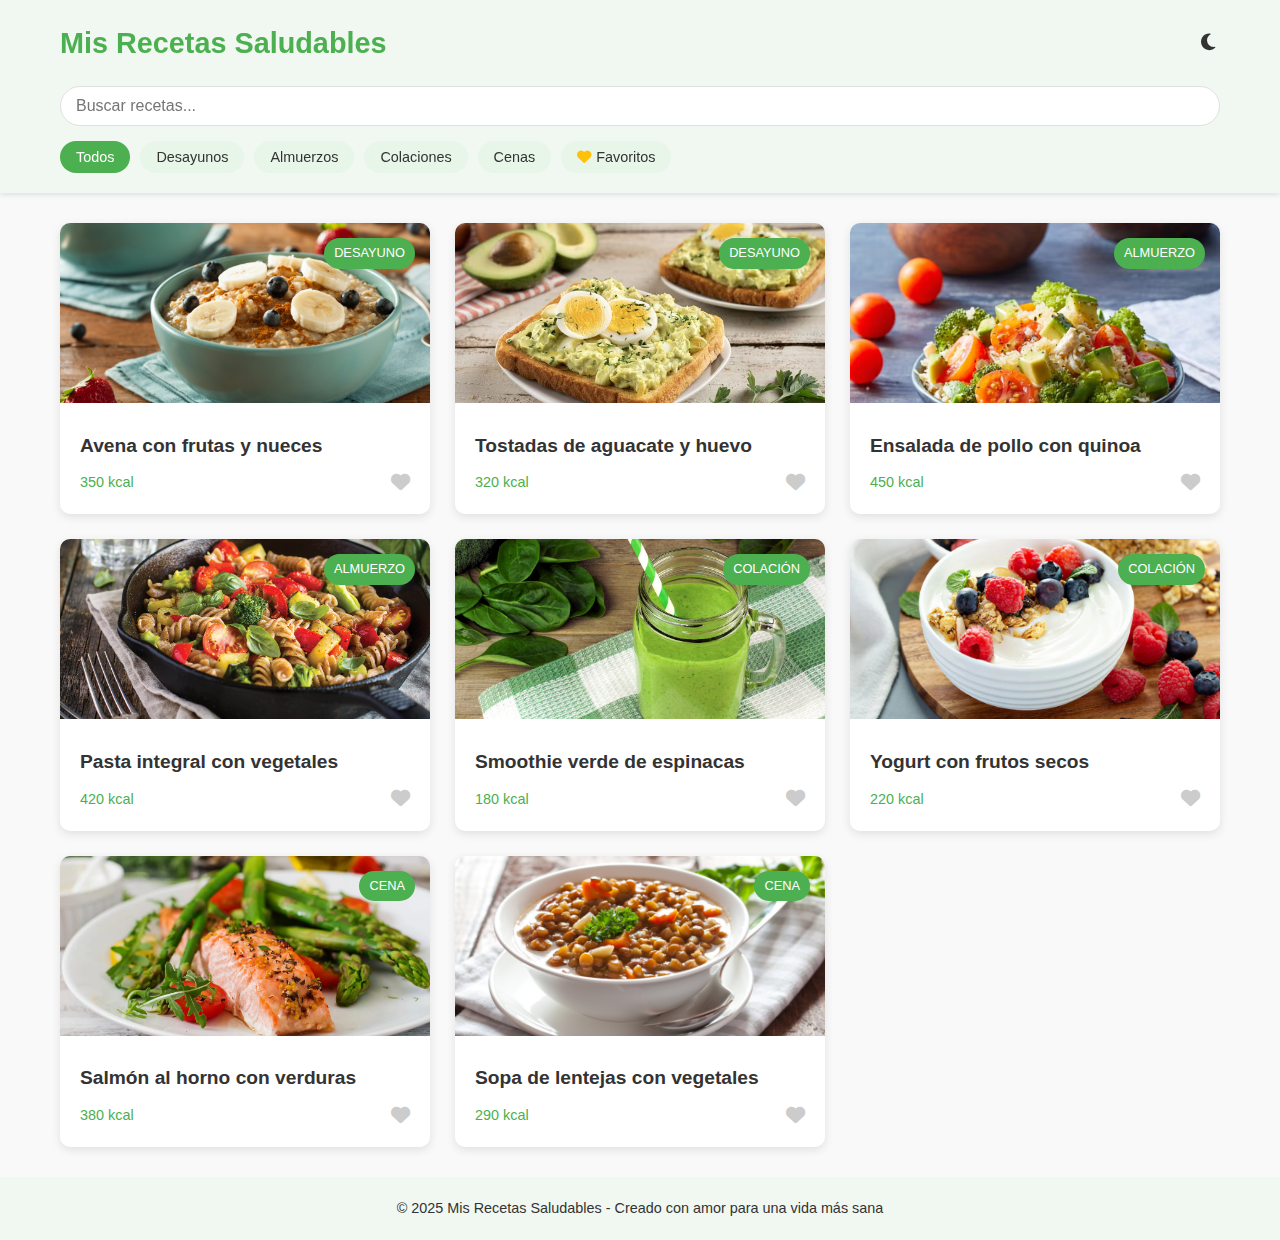
<file: index.html>
<!DOCTYPE html>
<html lang="es">
<head>
    <meta charset="UTF-8">
    <meta name="viewport" content="width=device-width, initial-scale=1.0">
    <title>Mis Recetas Saludables</title>
    <link rel="stylesheet" href="css/estilos.css">
    <link rel="stylesheet" href="https://cdnjs.cloudflare.com/ajax/libs/font-awesome/6.4.0/css/all.min.css">
</head>
<body>
    <header>
        <div class="container">
            <div class="header-content">
                <h1>Mis Recetas Saludables</h1>
                <button id="theme-toggle" aria-label="Cambiar tema">
                    <i class="fas fa-moon"></i>
                </button>
            </div>
            <div class="search-container">
                <input type="text" id="search" placeholder="Buscar recetas...">
                <div class="filter-buttons">
                    <button class="filter-btn active" data-filter="todos">Todos</button>
                    <button class="filter-btn" data-filter="desayuno">Desayunos</button>
                    <button class="filter-btn" data-filter="almuerzo">Almuerzos</button>
                    <button class="filter-btn" data-filter="colacion">Colaciones</button>
                    <button class="filter-btn" data-filter="cena">Cenas</button>
                    <button class="filter-btn favorites-filter" data-filter="favoritos">
                        <i class="fas fa-heart"></i> Favoritos
                    </button>
                </div>
            </div>
        </div>
    </header>

    <main class="container">
        <div class="recipes-grid" id="recipes-container">
            <!-- Las tarjetas de recetas se cargarán dinámicamente con JavaScript -->
        </div>
    </main>

    <footer>
        <div class="container">
            <p>&copy; 2025 Mis Recetas Saludables - Creado con amor para una vida más sana</p>
        </div>
    </footer>

    <script src="js/main.js"></script>
</body>
</html>
</file>
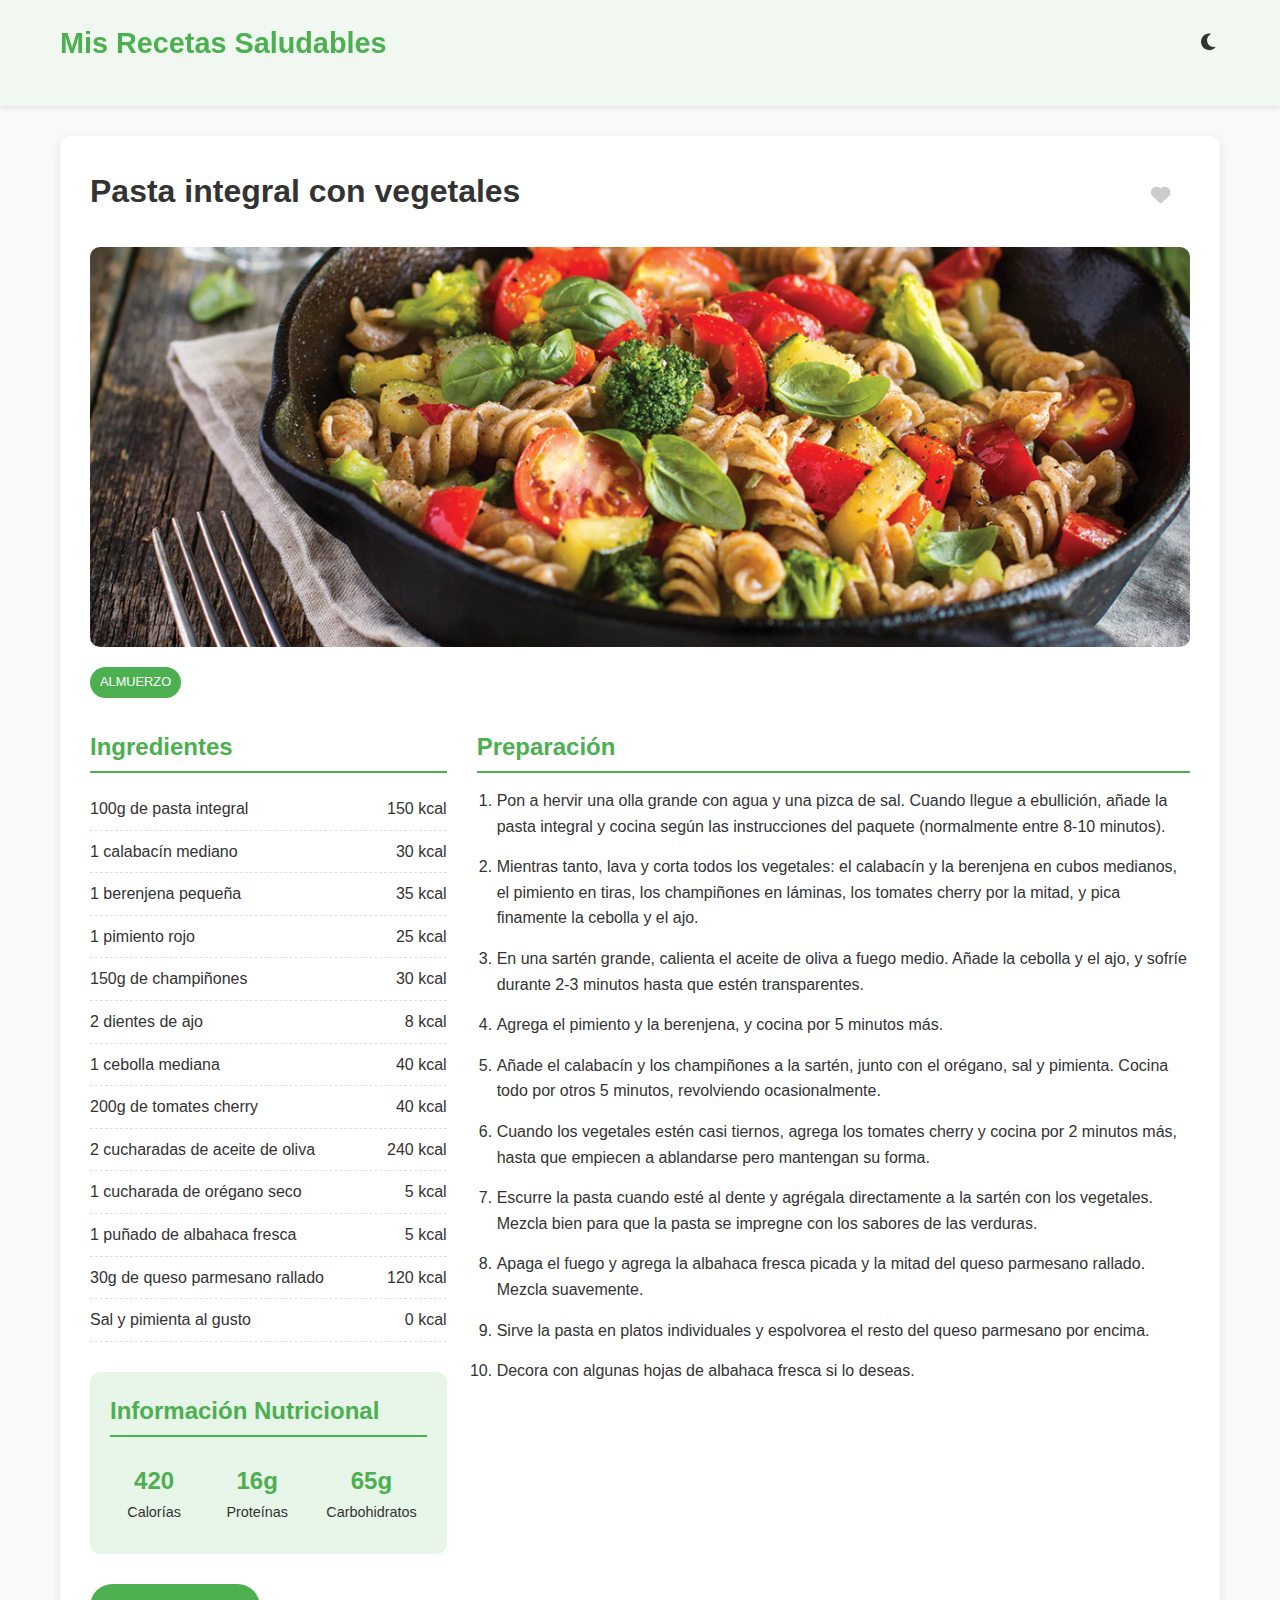
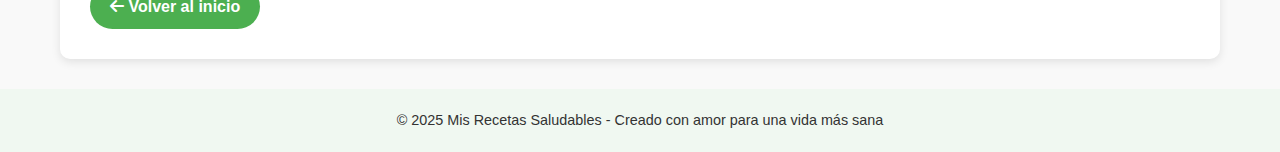
<file: recetas/almuerzo-pasta.html>
<!DOCTYPE html>
<html lang="es">
<head>
    <meta charset="UTF-8">
    <meta name="viewport" content="width=device-width, initial-scale=1.0">
    <title>Pasta integral con vegetales | Mis Recetas Saludables</title>
    <link rel="stylesheet" href="../css/estilos.css">
    <link rel="stylesheet" href="https://cdnjs.cloudflare.com/ajax/libs/font-awesome/6.4.0/css/all.min.css">
</head>
<body>
    <header>
        <div class="container">
            <div class="header-content">
                <h1>Mis Recetas Saludables</h1>
                <button id="theme-toggle" aria-label="Cambiar tema">
                    <i class="fas fa-moon"></i>
                </button>
            </div>
        </div>
    </header>

    <main class="container">
        <div class="recipe-container">
            <div class="recipe-header">
                <h1>Pasta integral con vegetales</h1>
                <div class="recipe-header-actions">
                    <button class="favorite-btn" data-id="almuerzo-pasta">
                        <i class="fas fa-heart"></i>
                    </button>
                </div>
                <img src="../img/almuerzo-pasta.jpg" alt="Pasta integral con vegetales">
                <span class="recipe-tag">Almuerzo</span>
            </div>

            <div class="recipe-details">
                <div class="recipe-sidebar">
                    <div class="ingredients-list">
                        <h2>Ingredientes</h2>
                        <ul>
                            <li><span>100g de pasta integral</span> <span>150 kcal</span></li>
                            <li><span>1 calabacín mediano</span> <span>30 kcal</span></li>
                            <li><span>1 berenjena pequeña</span> <span>35 kcal</span></li>
                            <li><span>1 pimiento rojo</span> <span>25 kcal</span></li>
                            <li><span>150g de champiñones</span> <span>30 kcal</span></li>
                            <li><span>2 dientes de ajo</span> <span>8 kcal</span></li>
                            <li><span>1 cebolla mediana</span> <span>40 kcal</span></li>
                            <li><span>200g de tomates cherry</span> <span>40 kcal</span></li>
                            <li><span>2 cucharadas de aceite de oliva</span> <span>240 kcal</span></li>
                            <li><span>1 cucharada de orégano seco</span> <span>5 kcal</span></li>
                            <li><span>1 puñado de albahaca fresca</span> <span>5 kcal</span></li>
                            <li><span>30g de queso parmesano rallado</span> <span>120 kcal</span></li>
                            <li><span>Sal y pimienta al gusto</span> <span>0 kcal</span></li>
                        </ul>
                    </div>

                    <div class="nutrition">
                        <h2>Información Nutricional</h2>
                        <div class="nutrition-grid">
                            <div class="nutrition-item">
                                <div class="value">420</div>
                                <div class="label">Calorías</div>
                            </div>
                            <div class="nutrition-item">
                                <div class="value">16g</div>
                                <div class="label">Proteínas</div>
                            </div>
                            <div class="nutrition-item">
                                <div class="value">65g</div>
                                <div class="label">Carbohidratos</div>
                            </div>
                        </div>
                    </div>
                </div>

                <div class="recipe-content">
                    <div class="instructions">
                        <h2>Preparación</h2>
                        <ol>
                            <li>Pon a hervir una olla grande con agua y una pizca de sal. Cuando llegue a ebullición, añade la pasta integral y cocina según las instrucciones del paquete (normalmente entre 8-10 minutos).</li>
                            <li>Mientras tanto, lava y corta todos los vegetales: el calabacín y la berenjena en cubos medianos, el pimiento en tiras, los champiñones en láminas, los tomates cherry por la mitad, y pica finamente la cebolla y el ajo.</li>
                            <li>En una sartén grande, calienta el aceite de oliva a fuego medio. Añade la cebolla y el ajo, y sofríe durante 2-3 minutos hasta que estén transparentes.</li>
                            <li>Agrega el pimiento y la berenjena, y cocina por 5 minutos más.</li>
                            <li>Añade el calabacín y los champiñones a la sartén, junto con el orégano, sal y pimienta. Cocina todo por otros 5 minutos, revolviendo ocasionalmente.</li>
                            <li>Cuando los vegetales estén casi tiernos, agrega los tomates cherry y cocina por 2 minutos más, hasta que empiecen a ablandarse pero mantengan su forma.</li>
                            <li>Escurre la pasta cuando esté al dente y agrégala directamente a la sartén con los vegetales. Mezcla bien para que la pasta se impregne con los sabores de las verduras.</li>
                            <li>Apaga el fuego y agrega la albahaca fresca picada y la mitad del queso parmesano rallado. Mezcla suavemente.</li>
                            <li>Sirve la pasta en platos individuales y espolvorea el resto del queso parmesano por encima.</li>
                            <li>Decora con algunas hojas de albahaca fresca si lo deseas.</li>
                        </ol>
                    </div>
                </div>
            </div>

            <a href="../index.html" class="back-btn">
                <i class="fas fa-arrow-left"></i> Volver al inicio
            </a>
        </div>
    </main>

    <footer>
        <div class="container">
            <p>&copy; 2025 Mis Recetas Saludables - Creado con amor para una vida más sana</p>
        </div>
    </footer>

    <script src="../js/main.js"></script>
</body>
</html>
</file>
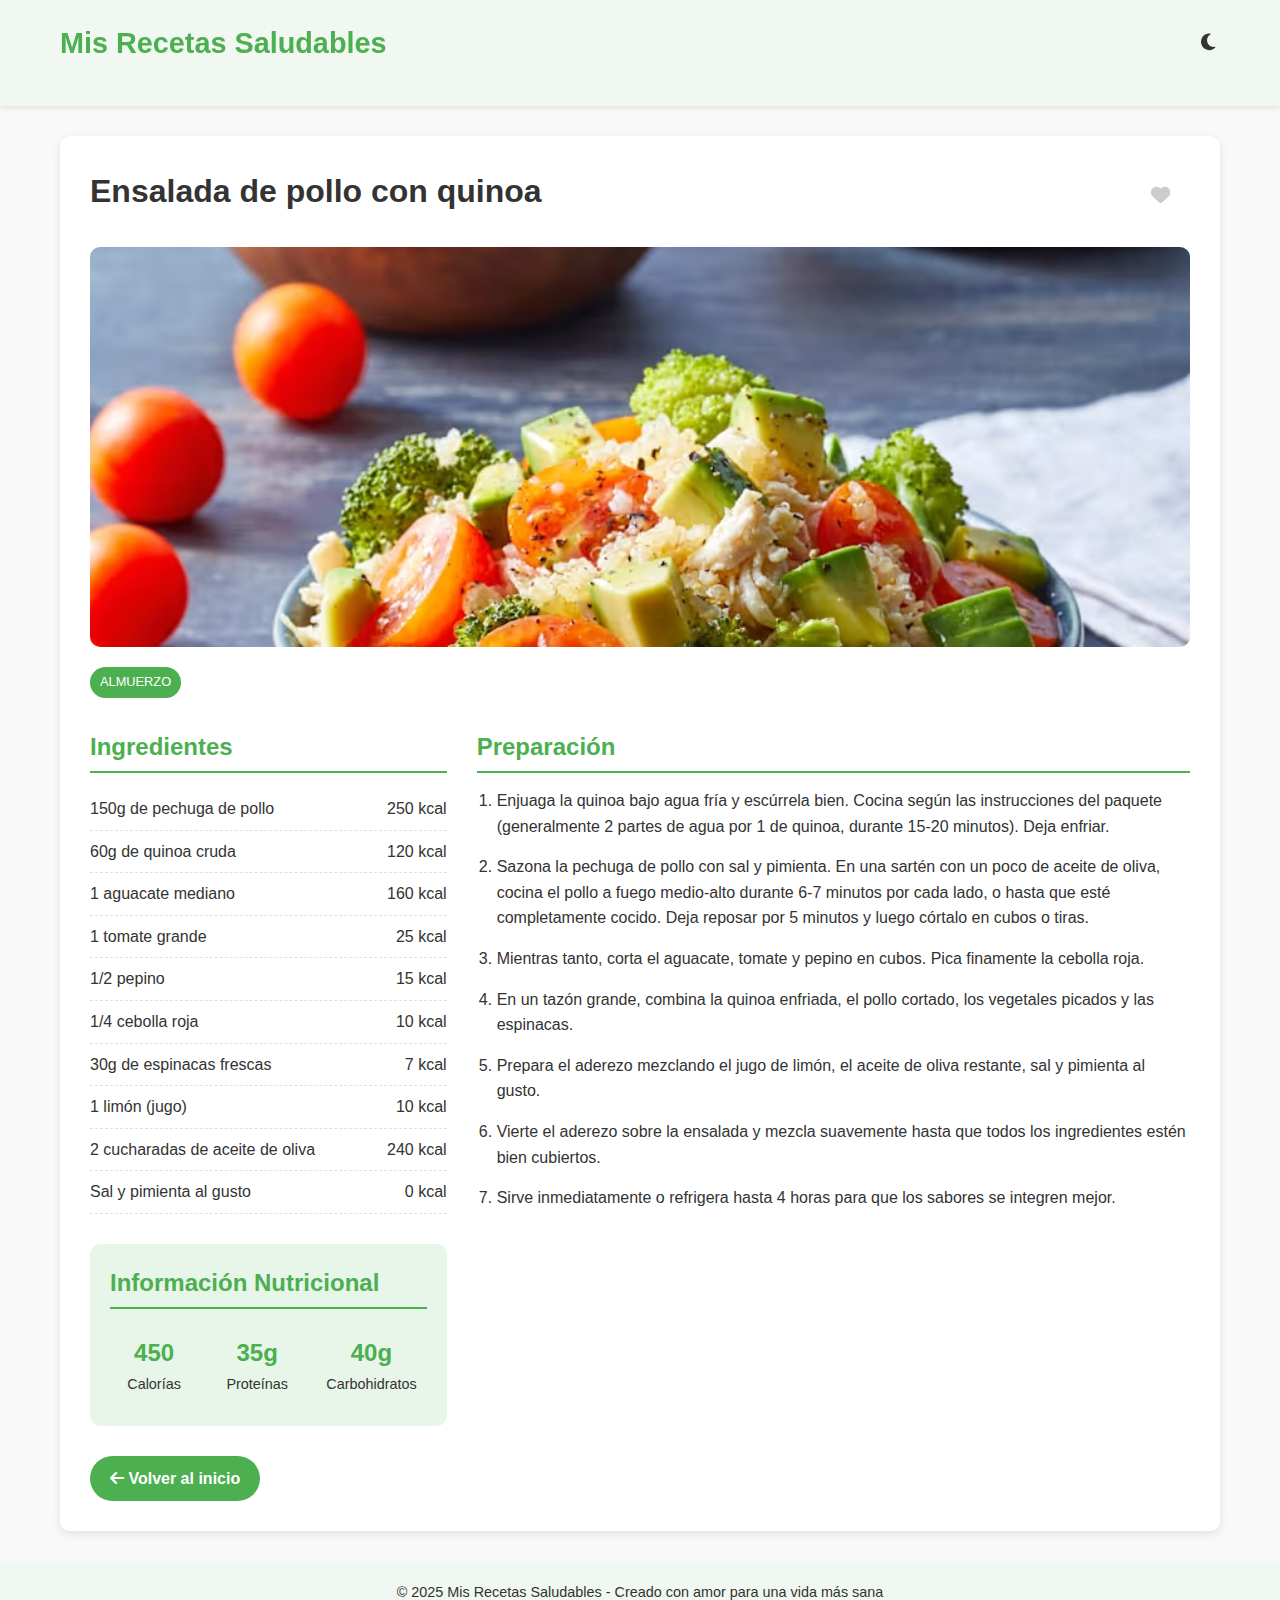
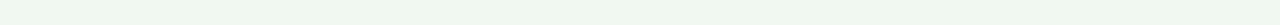
<file: recetas/almuerzo-pollo.html>
<!DOCTYPE html>
<html lang="es">
<head>
    <meta charset="UTF-8">
    <meta name="viewport" content="width=device-width, initial-scale=1.0">
    <title>Ensalada de pollo con quinoa | Mis Recetas Saludables</title>
    <link rel="stylesheet" href="../css/estilos.css">
    <link rel="stylesheet" href="https://cdnjs.cloudflare.com/ajax/libs/font-awesome/6.4.0/css/all.min.css">
</head>
<body>
    <header>
        <div class="container">
            <div class="header-content">
                <h1>Mis Recetas Saludables</h1>
                <button id="theme-toggle" aria-label="Cambiar tema">
                    <i class="fas fa-moon"></i>
                </button>
            </div>
        </div>
    </header>

    <main class="container">
        <div class="recipe-container">
            <div class="recipe-header">
                <h1>Ensalada de pollo con quinoa</h1>
                <div class="recipe-header-actions">
                    <button class="favorite-btn" data-id="almuerzo-pollo">
                        <i class="fas fa-heart"></i>
                    </button>
                </div>
                <img src="../img/almuerzo-pollo.jpg" alt="Ensalada de pollo con quinoa">
                <span class="recipe-tag">Almuerzo</span>
            </div>

            <div class="recipe-details">
                <div class="recipe-sidebar">
                    <div class="ingredients-list">
                        <h2>Ingredientes</h2>
                        <ul>
                            <li><span>150g de pechuga de pollo</span> <span>250 kcal</span></li>
                            <li><span>60g de quinoa cruda</span> <span>120 kcal</span></li>
                            <li><span>1 aguacate mediano</span> <span>160 kcal</span></li>
                            <li><span>1 tomate grande</span> <span>25 kcal</span></li>
                            <li><span>1/2 pepino</span> <span>15 kcal</span></li>
                            <li><span>1/4 cebolla roja</span> <span>10 kcal</span></li>
                            <li><span>30g de espinacas frescas</span> <span>7 kcal</span></li>
                            <li><span>1 limón (jugo)</span> <span>10 kcal</span></li>
                            <li><span>2 cucharadas de aceite de oliva</span> <span>240 kcal</span></li>
                            <li><span>Sal y pimienta al gusto</span> <span>0 kcal</span></li>
                        </ul>
                    </div>

                    <div class="nutrition">
                        <h2>Información Nutricional</h2>
                        <div class="nutrition-grid">
                            <div class="nutrition-item">
                                <div class="value">450</div>
                                <div class="label">Calorías</div>
                            </div>
                            <div class="nutrition-item">
                                <div class="value">35g</div>
                                <div class="label">Proteínas</div>
                            </div>
                            <div class="nutrition-item">
                                <div class="value">40g</div>
                                <div class="label">Carbohidratos</div>
                            </div>
                        </div>
                    </div>
                </div>

                <div class="recipe-content">
                    <div class="instructions">
                        <h2>Preparación</h2>
                        <ol>
                            <li>Enjuaga la quinoa bajo agua fría y escúrrela bien. Cocina según las instrucciones del paquete (generalmente 2 partes de agua por 1 de quinoa, durante 15-20 minutos). Deja enfriar.</li>
                            <li>Sazona la pechuga de pollo con sal y pimienta. En una sartén con un poco de aceite de oliva, cocina el pollo a fuego medio-alto durante 6-7 minutos por cada lado, o hasta que esté completamente cocido. Deja reposar por 5 minutos y luego córtalo en cubos o tiras.</li>
                            <li>Mientras tanto, corta el aguacate, tomate y pepino en cubos. Pica finamente la cebolla roja.</li>
                            <li>En un tazón grande, combina la quinoa enfriada, el pollo cortado, los vegetales picados y las espinacas.</li>
                            <li>Prepara el aderezo mezclando el jugo de limón, el aceite de oliva restante, sal y pimienta al gusto.</li>
                            <li>Vierte el aderezo sobre la ensalada y mezcla suavemente hasta que todos los ingredientes estén bien cubiertos.</li>
                            <li>Sirve inmediatamente o refrigera hasta 4 horas para que los sabores se integren mejor.</li>
                        </ol>
                    </div>
                </div>
            </div>

            <a href="../index.html" class="back-btn">
                <i class="fas fa-arrow-left"></i> Volver al inicio
            </a>
        </div>
    </main>

    <footer>
        <div class="container">
            <p>&copy; 2025 Mis Recetas Saludables - Creado con amor para una vida más sana</p>
        </div>
    </footer>

    <script src="../js/main.js"></script>
</body>
</html>
</file>
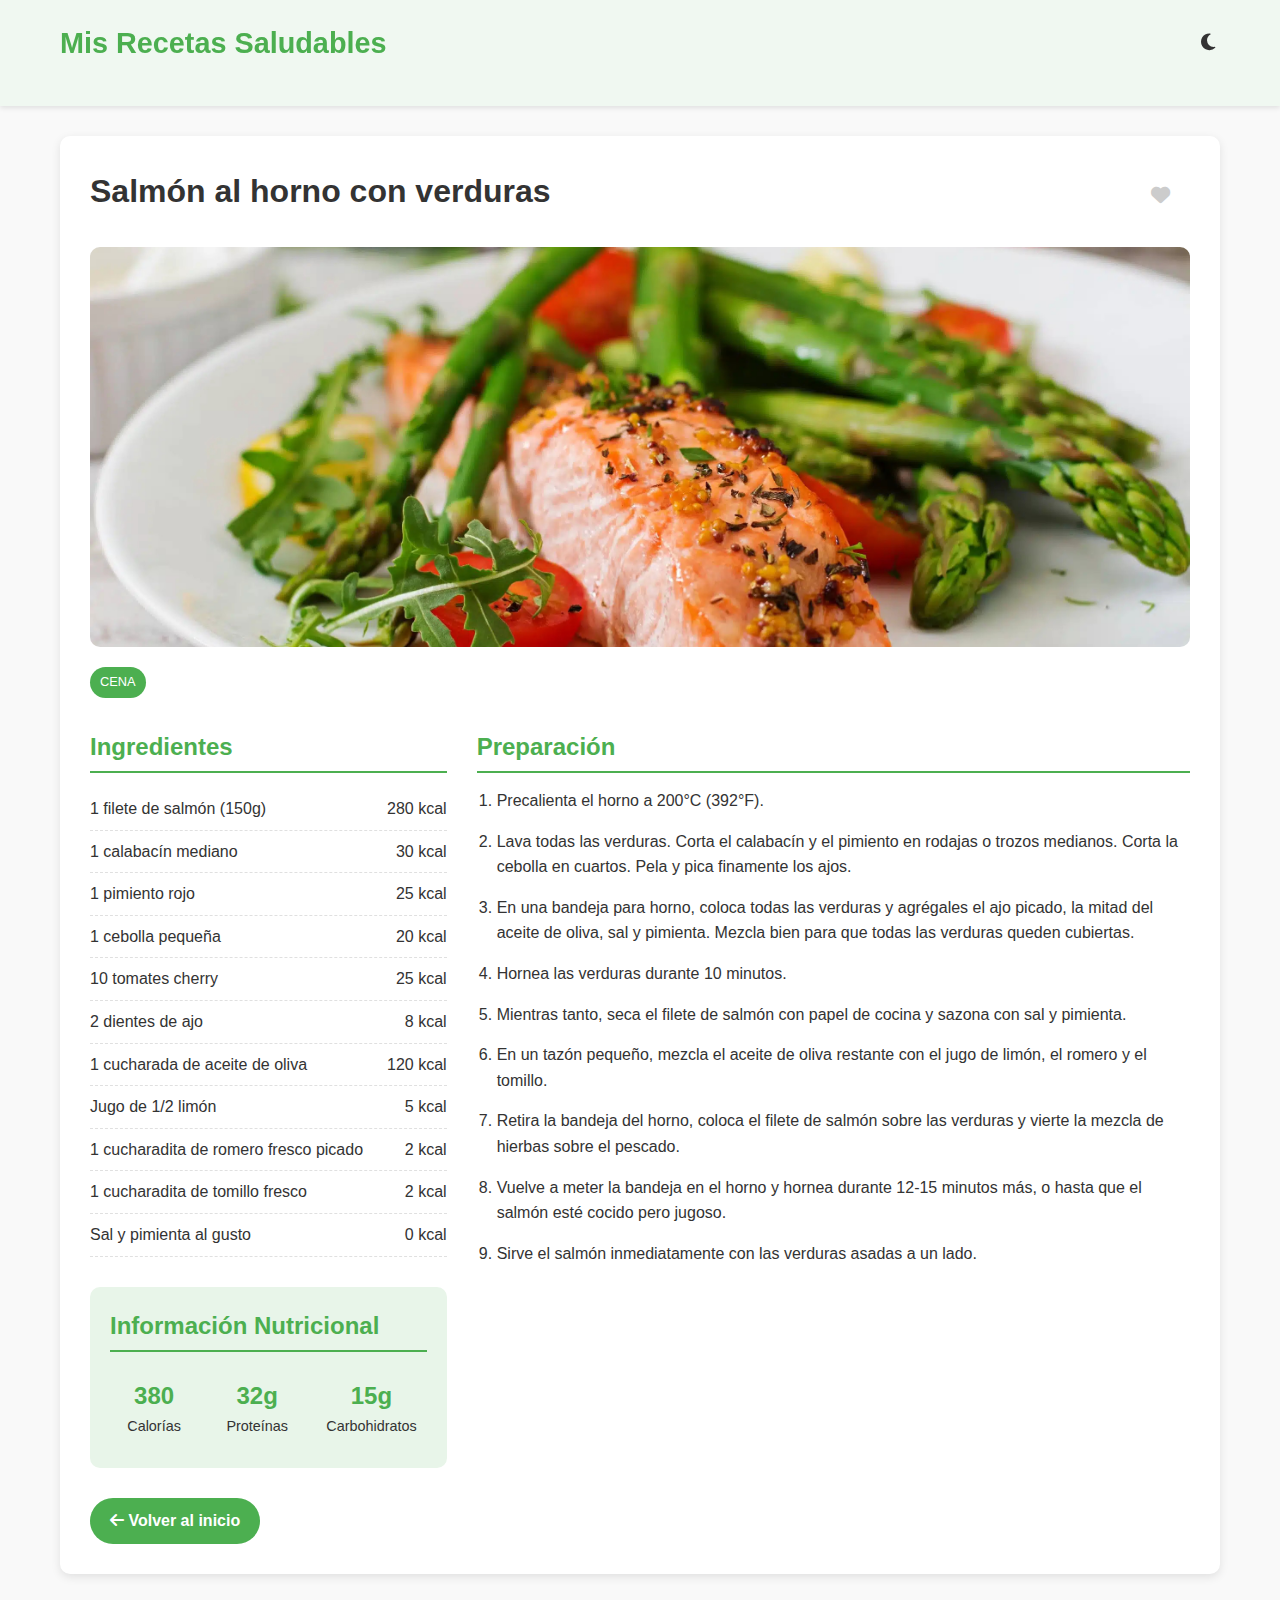
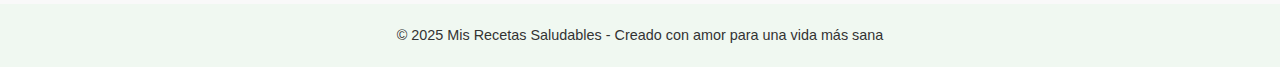
<file: recetas/cena-salmon.html>
<!DOCTYPE html>
<html lang="es">
<head>
    <meta charset="UTF-8">
    <meta name="viewport" content="width=device-width, initial-scale=1.0">
    <title>Salmón al horno con verduras | Mis Recetas Saludables</title>
    <link rel="stylesheet" href="../css/estilos.css">
    <link rel="stylesheet" href="https://cdnjs.cloudflare.com/ajax/libs/font-awesome/6.4.0/css/all.min.css">
</head>
<body>
    <header>
        <div class="container">
            <div class="header-content">
                <h1>Mis Recetas Saludables</h1>
                <button id="theme-toggle" aria-label="Cambiar tema">
                    <i class="fas fa-moon"></i>
                </button>
            </div>
        </div>
    </header>

    <main class="container">
        <div class="recipe-container">
            <div class="recipe-header">
                <h1>Salmón al horno con verduras</h1>
                <div class="recipe-header-actions">
                    <button class="favorite-btn" data-id="cena-salomon">
                        <i class="fas fa-heart"></i>
                    </button>
                </div>
                <img src="../img/cena-salmon.jpg" alt="Salmón al horno con verduras">
                <span class="recipe-tag">Cena</span>
            </div>

            <div class="recipe-details">
                <div class="recipe-sidebar">
                    <div class="ingredients-list">
                        <h2>Ingredientes</h2>
                        <ul>
                            <li><span>1 filete de salmón (150g)</span> <span>280 kcal</span></li>
                            <li><span>1 calabacín mediano</span> <span>30 kcal</span></li>
                            <li><span>1 pimiento rojo</span> <span>25 kcal</span></li>
                            <li><span>1 cebolla pequeña</span> <span>20 kcal</span></li>
                            <li><span>10 tomates cherry</span> <span>25 kcal</span></li>
                            <li><span>2 dientes de ajo</span> <span>8 kcal</span></li>
                            <li><span>1 cucharada de aceite de oliva</span> <span>120 kcal</span></li>
                            <li><span>Jugo de 1/2 limón</span> <span>5 kcal</span></li>
                            <li><span>1 cucharadita de romero fresco picado</span> <span>2 kcal</span></li>
                            <li><span>1 cucharadita de tomillo fresco</span> <span>2 kcal</span></li>
                            <li><span>Sal y pimienta al gusto</span> <span>0 kcal</span></li>
                        </ul>
                    </div>

                    <div class="nutrition">
                        <h2>Información Nutricional</h2>
                        <div class="nutrition-grid">
                            <div class="nutrition-item">
                                <div class="value">380</div>
                                <div class="label">Calorías</div>
                            </div>
                            <div class="nutrition-item">
                                <div class="value">32g</div>
                                <div class="label">Proteínas</div>
                            </div>
                            <div class="nutrition-item">
                                <div class="value">15g</div>
                                <div class="label">Carbohidratos</div>
                            </div>
                        </div>
                    </div>
                </div>

                <div class="recipe-content">
                    <div class="instructions">
                        <h2>Preparación</h2>
                        <ol>
                            <li>Precalienta el horno a 200°C (392°F).</li>
                            <li>Lava todas las verduras. Corta el calabacín y el pimiento en rodajas o trozos medianos. Corta la cebolla en cuartos. Pela y pica finamente los ajos.</li>
                            <li>En una bandeja para horno, coloca todas las verduras y agrégales el ajo picado, la mitad del aceite de oliva, sal y pimienta. Mezcla bien para que todas las verduras queden cubiertas.</li>
                            <li>Hornea las verduras durante 10 minutos.</li>
                            <li>Mientras tanto, seca el filete de salmón con papel de cocina y sazona con sal y pimienta.</li>
                            <li>En un tazón pequeño, mezcla el aceite de oliva restante con el jugo de limón, el romero y el tomillo.</li>
                            <li>Retira la bandeja del horno, coloca el filete de salmón sobre las verduras y vierte la mezcla de hierbas sobre el pescado.</li>
                            <li>Vuelve a meter la bandeja en el horno y hornea durante 12-15 minutos más, o hasta que el salmón esté cocido pero jugoso.</li>
                            <li>Sirve el salmón inmediatamente con las verduras asadas a un lado.</li>
                        </ol>
                    </div>
                </div>
            </div>

            <a href="../index.html" class="back-btn">
                <i class="fas fa-arrow-left"></i> Volver al inicio
            </a>
        </div>
    </main>

    <footer>
        <div class="container">
            <p>&copy; 2025 Mis Recetas Saludables - Creado con amor para una vida más sana</p>
        </div>
    </footer>

    <script src="../js/main.js"></script>
</body>
</html>
</file>
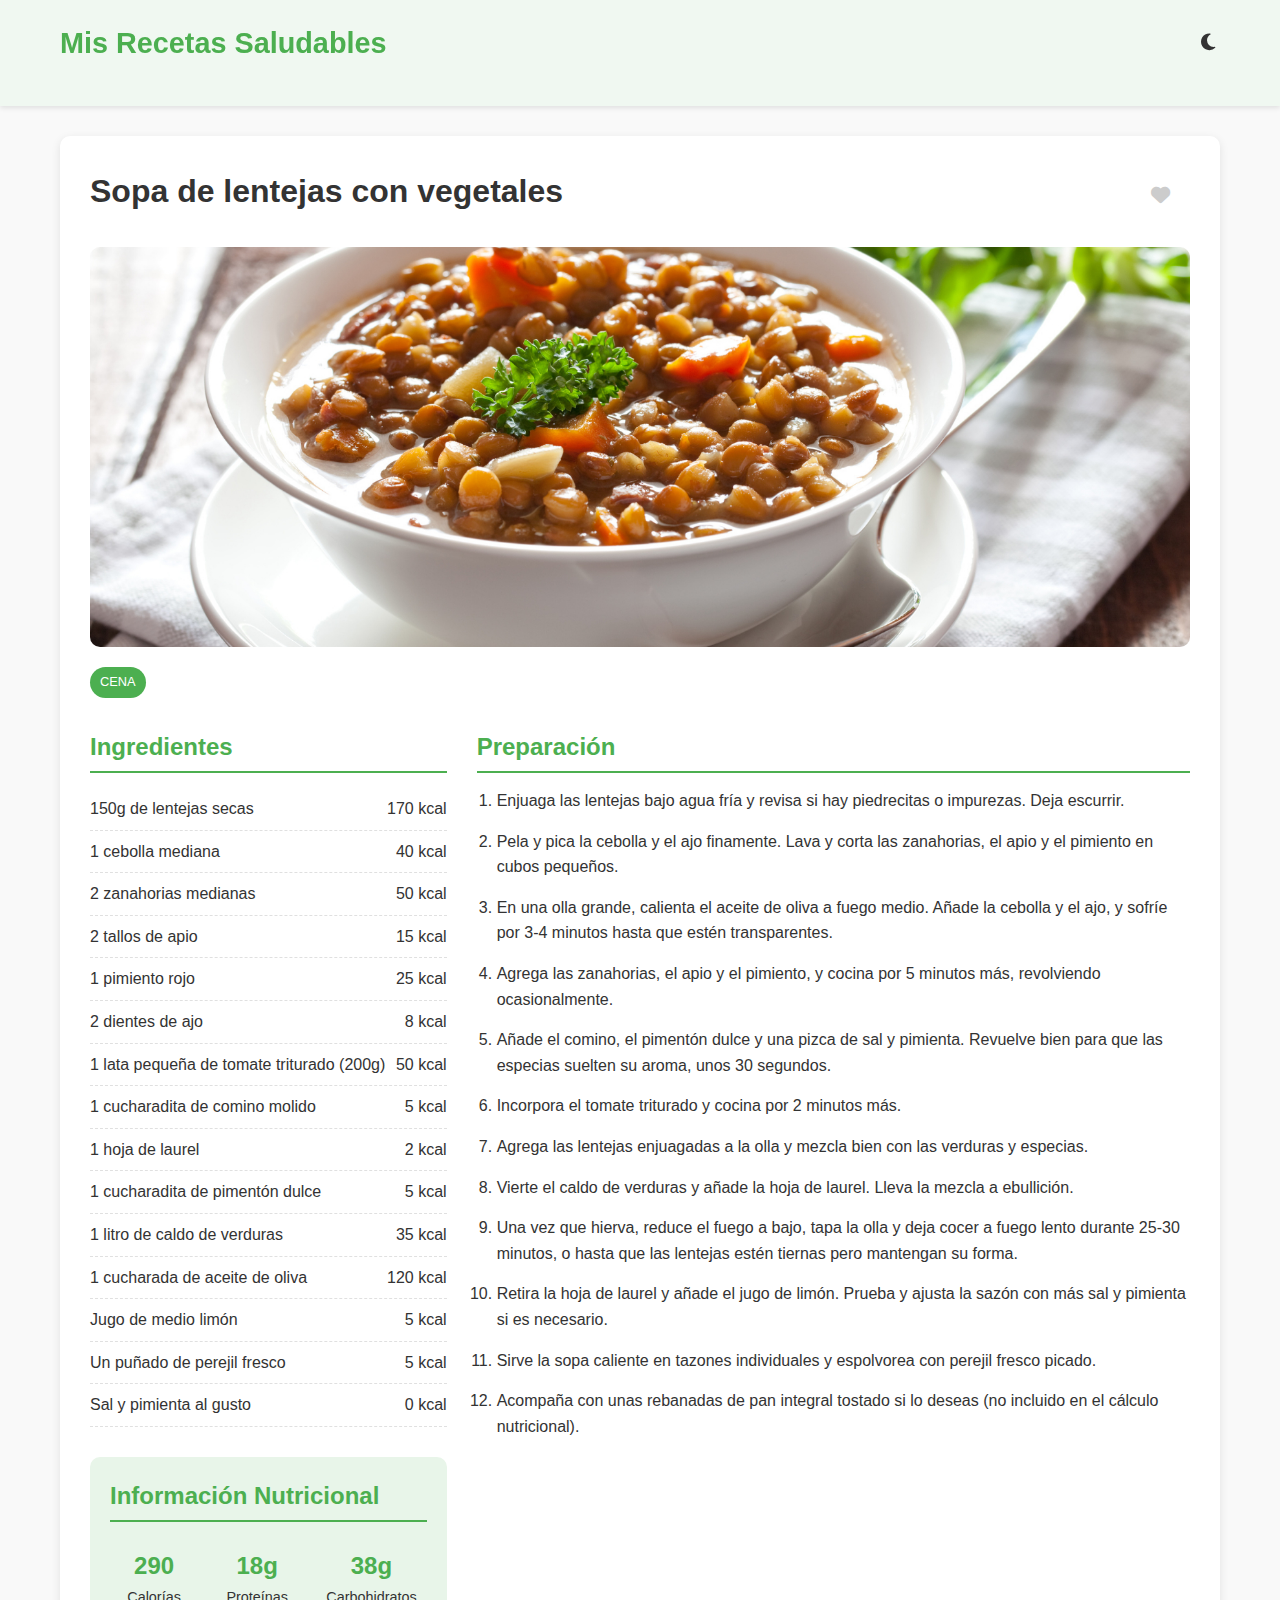
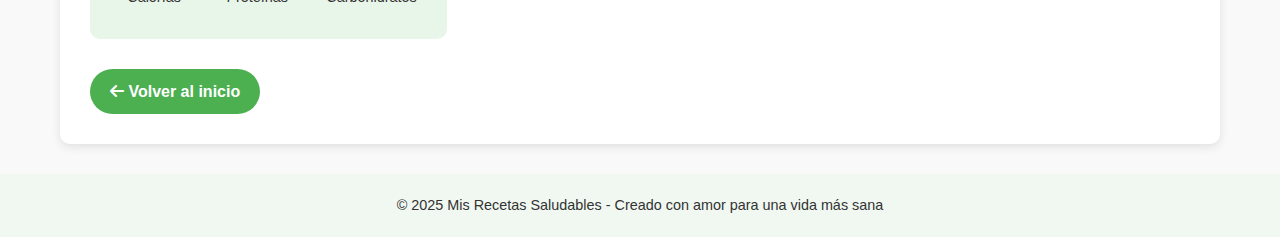
<file: recetas/cena-sopa.html>
<!DOCTYPE html>
<html lang="es">
<head>
    <meta charset="UTF-8">
    <meta name="viewport" content="width=device-width, initial-scale=1.0">
    <title>Sopa de lentejas con vegetales | Mis Recetas Saludables</title>
    <link rel="stylesheet" href="../css/estilos.css">
    <link rel="stylesheet" href="https://cdnjs.cloudflare.com/ajax/libs/font-awesome/6.4.0/css/all.min.css">
</head>
<body>
    <header>
        <div class="container">
            <div class="header-content">
                <h1>Mis Recetas Saludables</h1>
                <button id="theme-toggle" aria-label="Cambiar tema">
                    <i class="fas fa-moon"></i>
                </button>
            </div>
        </div>
    </header>

    <main class="container">
        <div class="recipe-container">
            <div class="recipe-header">
                <h1>Sopa de lentejas con vegetales</h1>
                <div class="recipe-header-actions">
                    <button class="favorite-btn" data-id="cena-sopa">
                        <i class="fas fa-heart"></i>
                    </button>
                </div>
                <img src="../img/cena-sopa.jpg" alt="Sopa de lentejas con vegetales">
                <span class="recipe-tag">Cena</span>
            </div>

            <div class="recipe-details">
                <div class="recipe-sidebar">
                    <div class="ingredients-list">
                        <h2>Ingredientes</h2>
                        <ul>
                            <li><span>150g de lentejas secas</span> <span>170 kcal</span></li>
                            <li><span>1 cebolla mediana</span> <span>40 kcal</span></li>
                            <li><span>2 zanahorias medianas</span> <span>50 kcal</span></li>
                            <li><span>2 tallos de apio</span> <span>15 kcal</span></li>
                            <li><span>1 pimiento rojo</span> <span>25 kcal</span></li>
                            <li><span>2 dientes de ajo</span> <span>8 kcal</span></li>
                            <li><span>1 lata pequeña de tomate triturado (200g)</span> <span>50 kcal</span></li>
                            <li><span>1 cucharadita de comino molido</span> <span>5 kcal</span></li>
                            <li><span>1 hoja de laurel</span> <span>2 kcal</span></li>
                            <li><span>1 cucharadita de pimentón dulce</span> <span>5 kcal</span></li>
                            <li><span>1 litro de caldo de verduras</span> <span>35 kcal</span></li>
                            <li><span>1 cucharada de aceite de oliva</span> <span>120 kcal</span></li>
                            <li><span>Jugo de medio limón</span> <span>5 kcal</span></li>
                            <li><span>Un puñado de perejil fresco</span> <span>5 kcal</span></li>
                            <li><span>Sal y pimienta al gusto</span> <span>0 kcal</span></li>
                        </ul>
                    </div>

                    <div class="nutrition">
                        <h2>Información Nutricional</h2>
                        <div class="nutrition-grid">
                            <div class="nutrition-item">
                                <div class="value">290</div>
                                <div class="label">Calorías</div>
                            </div>
                            <div class="nutrition-item">
                                <div class="value">18g</div>
                                <div class="label">Proteínas</div>
                            </div>
                            <div class="nutrition-item">
                                <div class="value">38g</div>
                                <div class="label">Carbohidratos</div>
                            </div>
                        </div>
                    </div>
                </div>

                <div class="recipe-content">
                    <div class="instructions">
                        <h2>Preparación</h2>
                        <ol>
                            <li>Enjuaga las lentejas bajo agua fría y revisa si hay piedrecitas o impurezas. Deja escurrir.</li>
                            <li>Pela y pica la cebolla y el ajo finamente. Lava y corta las zanahorias, el apio y el pimiento en cubos pequeños.</li>
                            <li>En una olla grande, calienta el aceite de oliva a fuego medio. Añade la cebolla y el ajo, y sofríe por 3-4 minutos hasta que estén transparentes.</li>
                            <li>Agrega las zanahorias, el apio y el pimiento, y cocina por 5 minutos más, revolviendo ocasionalmente.</li>
                            <li>Añade el comino, el pimentón dulce y una pizca de sal y pimienta. Revuelve bien para que las especias suelten su aroma, unos 30 segundos.</li>
                            <li>Incorpora el tomate triturado y cocina por 2 minutos más.</li>
                            <li>Agrega las lentejas enjuagadas a la olla y mezcla bien con las verduras y especias.</li>
                            <li>Vierte el caldo de verduras y añade la hoja de laurel. Lleva la mezcla a ebullición.</li>
                            <li>Una vez que hierva, reduce el fuego a bajo, tapa la olla y deja cocer a fuego lento durante 25-30 minutos, o hasta que las lentejas estén tiernas pero mantengan su forma.</li>
                            <li>Retira la hoja de laurel y añade el jugo de limón. Prueba y ajusta la sazón con más sal y pimienta si es necesario.</li>
                            <li>Sirve la sopa caliente en tazones individuales y espolvorea con perejil fresco picado.</li>
                            <li>Acompaña con unas rebanadas de pan integral tostado si lo deseas (no incluido en el cálculo nutricional).</li>
                        </ol>
                    </div>
                </div>
            </div>

            <a href="../index.html" class="back-btn">
                <i class="fas fa-arrow-left"></i> Volver al inicio
            </a>
        </div>
    </main>

    <footer>
        <div class="container">
            <p>&copy; 2025 Mis Recetas Saludables - Creado con amor para una vida más sana</p>
        </div>
    </footer>

    <script src="../js/main.js"></script>
</body>
</html>
</file>
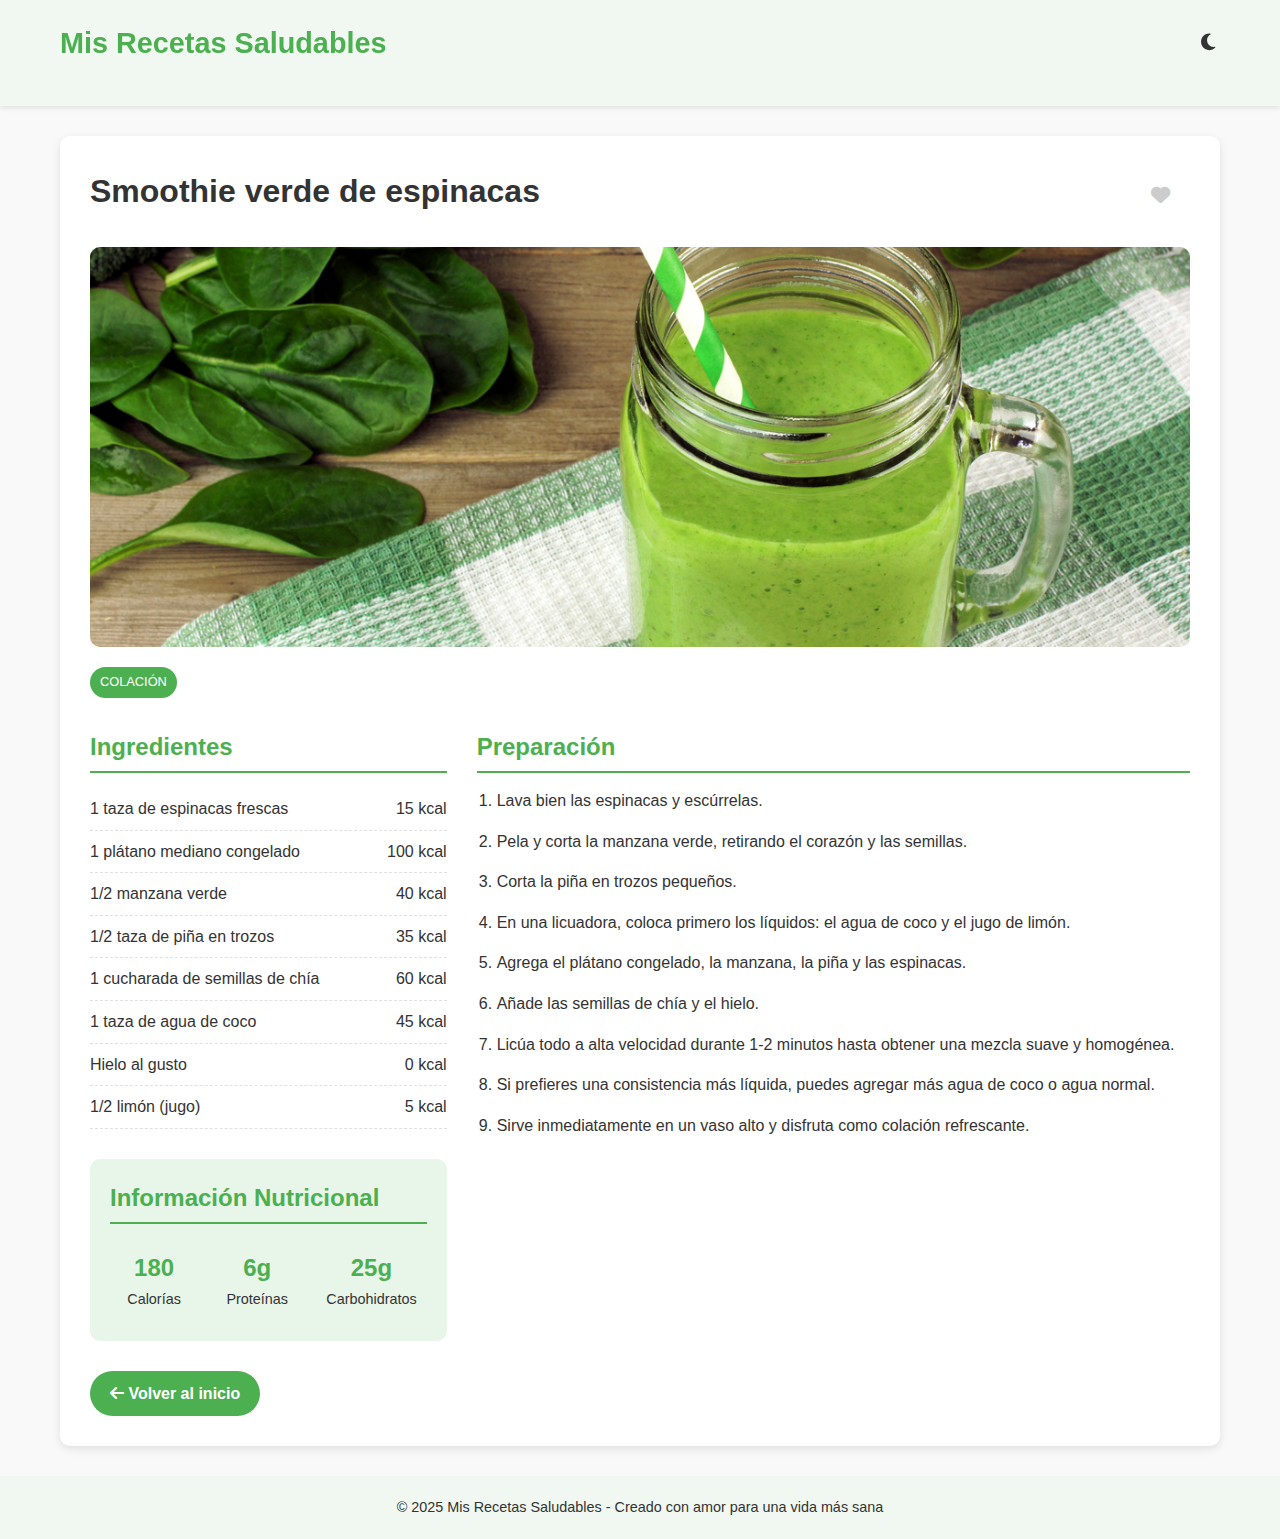
<file: recetas/colacion-smoothie.html>
<!DOCTYPE html>
<html lang="es">
<head>
    <meta charset="UTF-8">
    <meta name="viewport" content="width=device-width, initial-scale=1.0">
    <title>Smoothie verde de espinacas | Mis Recetas Saludables</title>
    <link rel="stylesheet" href="../css/estilos.css">
    <link rel="stylesheet" href="https://cdnjs.cloudflare.com/ajax/libs/font-awesome/6.4.0/css/all.min.css">
</head>
<body>
    <header>
        <div class="container">
            <div class="header-content">
                <h1>Mis Recetas Saludables</h1>
                <button id="theme-toggle" aria-label="Cambiar tema">
                    <i class="fas fa-moon"></i>
                </button>
            </div>
        </div>
    </header>

    <main class="container">
        <div class="recipe-container">
            <div class="recipe-header">
                <h1>Smoothie verde de espinacas</h1>
                <div class="recipe-header-actions">
                    <button class="favorite-btn" data-id="colacion-smoothie">
                        <i class="fas fa-heart"></i>
                    </button>
                </div>
                <img src="../img/colacion-smoothie.jpg" alt="Smoothie verde de espinacas">
                <span class="recipe-tag">Colación</span>
            </div>

            <div class="recipe-details">
                <div class="recipe-sidebar">
                    <div class="ingredients-list">
                        <h2>Ingredientes</h2>
                        <ul>
                            <li><span>1 taza de espinacas frescas</span> <span>15 kcal</span></li>
                            <li><span>1 plátano mediano congelado</span> <span>100 kcal</span></li>
                            <li><span>1/2 manzana verde</span> <span>40 kcal</span></li>
                            <li><span>1/2 taza de piña en trozos</span> <span>35 kcal</span></li>
                            <li><span>1 cucharada de semillas de chía</span> <span>60 kcal</span></li>
                            <li><span>1 taza de agua de coco</span> <span>45 kcal</span></li>
                            <li><span>Hielo al gusto</span> <span>0 kcal</span></li>
                            <li><span>1/2 limón (jugo)</span> <span>5 kcal</span></li>
                        </ul>
                    </div>

                    <div class="nutrition">
                        <h2>Información Nutricional</h2>
                        <div class="nutrition-grid">
                            <div class="nutrition-item">
                                <div class="value">180</div>
                                <div class="label">Calorías</div>
                            </div>
                            <div class="nutrition-item">
                                <div class="value">6g</div>
                                <div class="label">Proteínas</div>
                            </div>
                            <div class="nutrition-item">
                                <div class="value">25g</div>
                                <div class="label">Carbohidratos</div>
                            </div>
                        </div>
                    </div>
                </div>

                <div class="recipe-content">
                    <div class="instructions">
                        <h2>Preparación</h2>
                        <ol>
                            <li>Lava bien las espinacas y escúrrelas.</li>
                            <li>Pela y corta la manzana verde, retirando el corazón y las semillas.</li>
                            <li>Corta la piña en trozos pequeños.</li>
                            <li>En una licuadora, coloca primero los líquidos: el agua de coco y el jugo de limón.</li>
                            <li>Agrega el plátano congelado, la manzana, la piña y las espinacas.</li>
                            <li>Añade las semillas de chía y el hielo.</li>
                            <li>Licúa todo a alta velocidad durante 1-2 minutos hasta obtener una mezcla suave y homogénea.</li>
                            <li>Si prefieres una consistencia más líquida, puedes agregar más agua de coco o agua normal.</li>
                            <li>Sirve inmediatamente en un vaso alto y disfruta como colación refrescante.</li>
                        </ol>
                    </div>
                </div>
            </div>

            <a href="../index.html" class="back-btn">
                <i class="fas fa-arrow-left"></i> Volver al inicio
            </a>
        </div>
    </main>

    <footer>
        <div class="container">
            <p>&copy; 2025 Mis Recetas Saludables - Creado con amor para una vida más sana</p>
        </div>
    </footer>

    <script src="../js/main.js"></script>
</body>
</html>
</file>
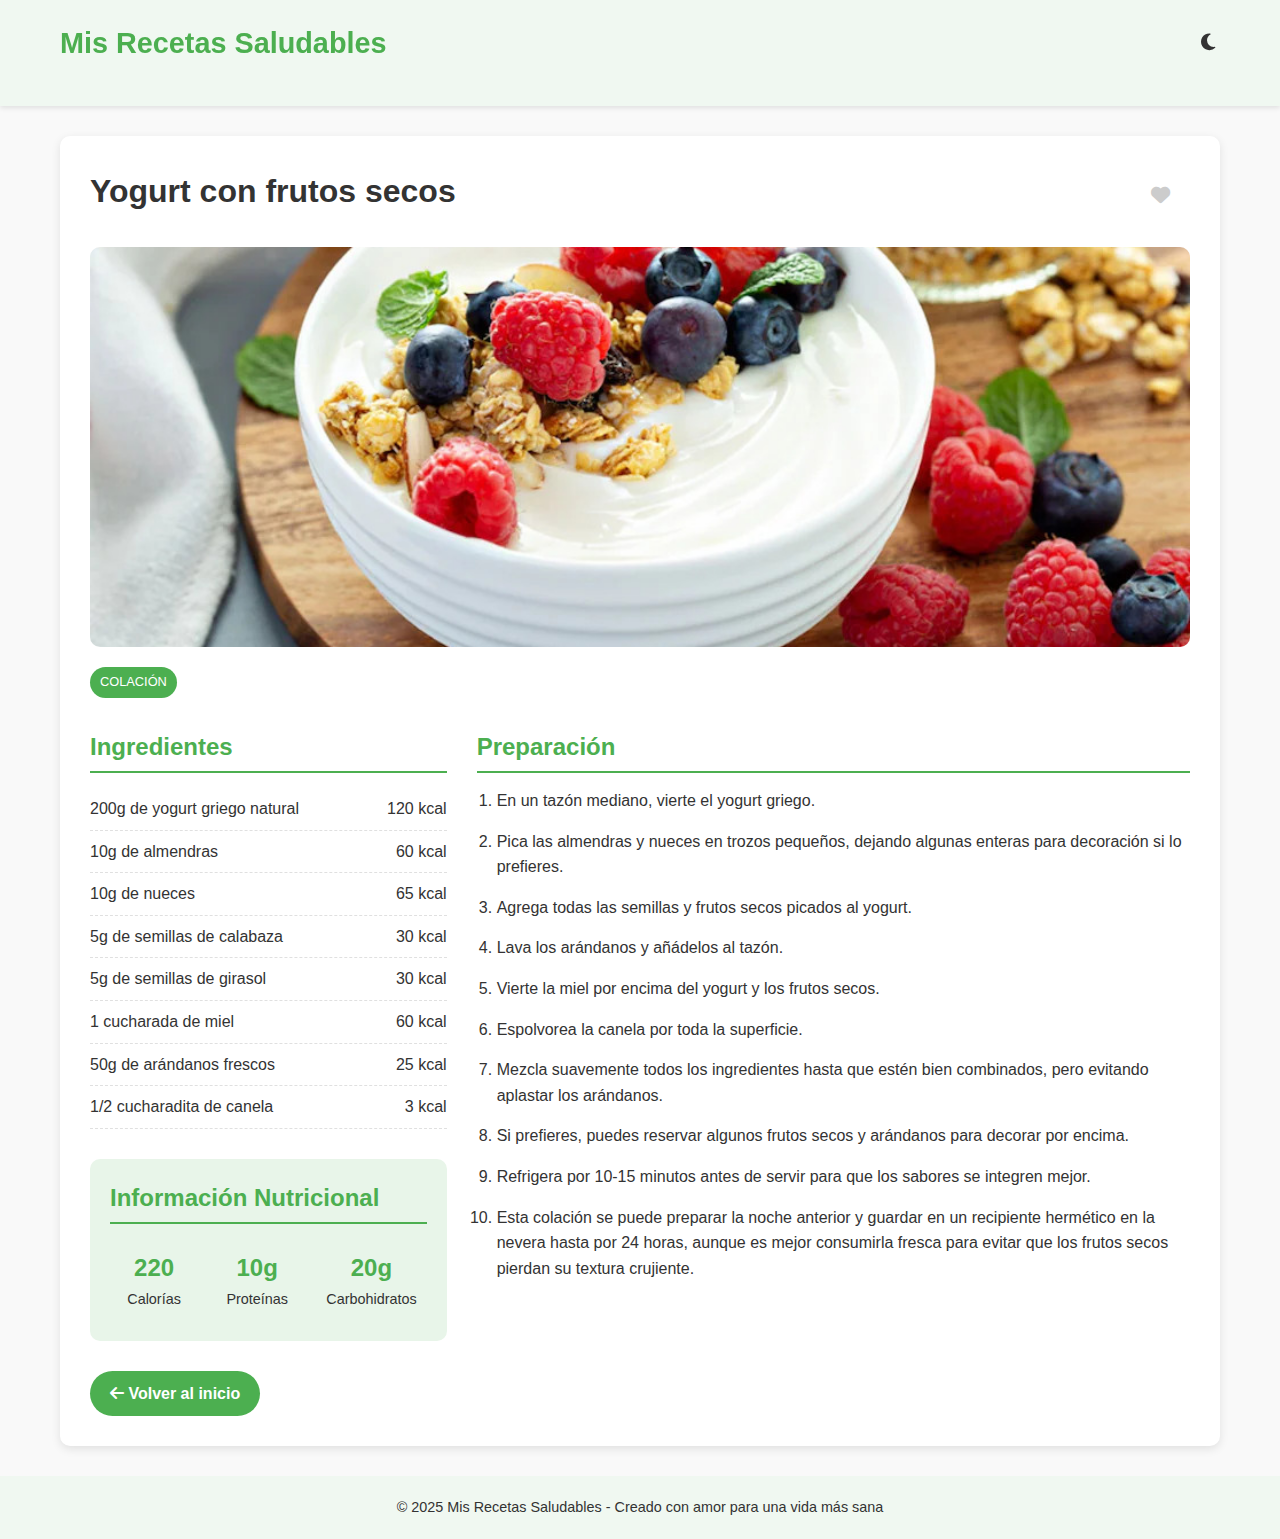
<file: recetas/colacion-yogurt.html>
<!DOCTYPE html>
<html lang="es">
<head>
    <meta charset="UTF-8">
    <meta name="viewport" content="width=device-width, initial-scale=1.0">
    <title>Yogurt con frutos secos | Mis Recetas Saludables</title>
    <link rel="stylesheet" href="../css/estilos.css">
    <link rel="stylesheet" href="https://cdnjs.cloudflare.com/ajax/libs/font-awesome/6.4.0/css/all.min.css">
</head>
<body>
    <header>
        <div class="container">
            <div class="header-content">
                <h1>Mis Recetas Saludables</h1>
                <button id="theme-toggle" aria-label="Cambiar tema">
                    <i class="fas fa-moon"></i>
                </button>
            </div>
        </div>
    </header>

    <main class="container">
        <div class="recipe-container">
            <div class="recipe-header">
                <h1>Yogurt con frutos secos</h1>
                <div class="recipe-header-actions">
                    <button class="favorite-btn" data-id="colacion-yogurt">
                        <i class="fas fa-heart"></i>
                    </button>
                </div>
                <img src="../img/colacion-yogurt.jpg" alt="Yogurt con frutos secos">
                <span class="recipe-tag">Colación</span>
            </div>

            <div class="recipe-details">
                <div class="recipe-sidebar">
                    <div class="ingredients-list">
                        <h2>Ingredientes</h2>
                        <ul>
                            <li><span>200g de yogurt griego natural</span> <span>120 kcal</span></li>
                            <li><span>10g de almendras</span> <span>60 kcal</span></li>
                            <li><span>10g de nueces</span> <span>65 kcal</span></li>
                            <li><span>5g de semillas de calabaza</span> <span>30 kcal</span></li>
                            <li><span>5g de semillas de girasol</span> <span>30 kcal</span></li>
                            <li><span>1 cucharada de miel</span> <span>60 kcal</span></li>
                            <li><span>50g de arándanos frescos</span> <span>25 kcal</span></li>
                            <li><span>1/2 cucharadita de canela</span> <span>3 kcal</span></li>
                        </ul>
                    </div>

                    <div class="nutrition">
                        <h2>Información Nutricional</h2>
                        <div class="nutrition-grid">
                            <div class="nutrition-item">
                                <div class="value">220</div>
                                <div class="label">Calorías</div>
                            </div>
                            <div class="nutrition-item">
                                <div class="value">10g</div>
                                <div class="label">Proteínas</div>
                            </div>
                            <div class="nutrition-item">
                                <div class="value">20g</div>
                                <div class="label">Carbohidratos</div>
                            </div>
                        </div>
                    </div>
                </div>

                <div class="recipe-content">
                    <div class="instructions">
                        <h2>Preparación</h2>
                        <ol>
                            <li>En un tazón mediano, vierte el yogurt griego.</li>
                            <li>Pica las almendras y nueces en trozos pequeños, dejando algunas enteras para decoración si lo prefieres.</li>
                            <li>Agrega todas las semillas y frutos secos picados al yogurt.</li>
                            <li>Lava los arándanos y añádelos al tazón.</li>
                            <li>Vierte la miel por encima del yogurt y los frutos secos.</li>
                            <li>Espolvorea la canela por toda la superficie.</li>
                            <li>Mezcla suavemente todos los ingredientes hasta que estén bien combinados, pero evitando aplastar los arándanos.</li>
                            <li>Si prefieres, puedes reservar algunos frutos secos y arándanos para decorar por encima.</li>
                            <li>Refrigera por 10-15 minutos antes de servir para que los sabores se integren mejor.</li>
                            <li>Esta colación se puede preparar la noche anterior y guardar en un recipiente hermético en la nevera hasta por 24 horas, aunque es mejor consumirla fresca para evitar que los frutos secos pierdan su textura crujiente.</li>
                        </ol>
                    </div>
                </div>
            </div>

            <a href="../index.html" class="back-btn">
                <i class="fas fa-arrow-left"></i> Volver al inicio
            </a>
        </div>
    </main>

    <footer>
        <div class="container">
            <p>&copy; 2025 Mis Recetas Saludables - Creado con amor para una vida más sana</p>
        </div>
    </footer>

    <script src="../js/main.js"></script>
</body>
</html>
</file>
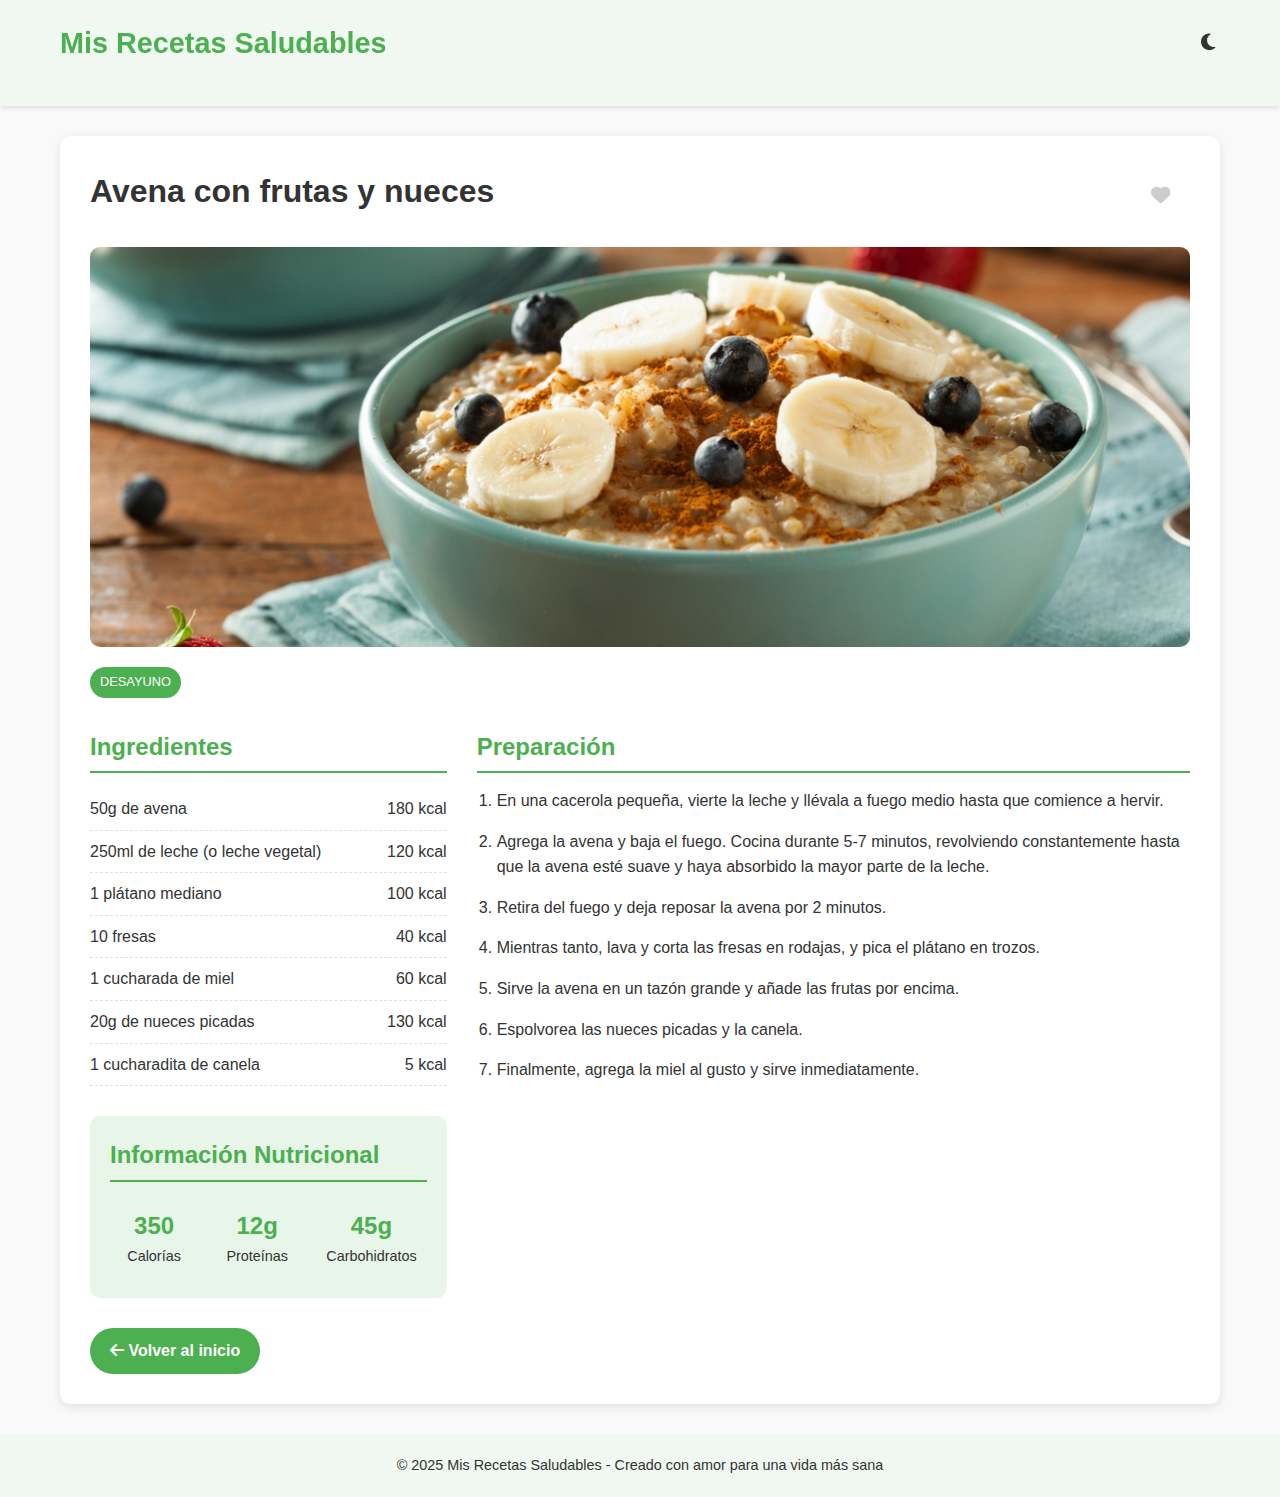
<file: recetas/desayuno-avena.html>
<!DOCTYPE html>
<html lang="es">
<head>
    <meta charset="UTF-8">
    <meta name="viewport" content="width=device-width, initial-scale=1.0">
    <title>Avena con frutas y nueces | Mis Recetas Saludables</title>
    <link rel="stylesheet" href="../css/estilos.css">
    <link rel="stylesheet" href="https://cdnjs.cloudflare.com/ajax/libs/font-awesome/6.4.0/css/all.min.css">
</head>
<body>
    <header>
        <div class="container">
            <div class="header-content">
                <h1>Mis Recetas Saludables</h1>
                <button id="theme-toggle" aria-label="Cambiar tema">
                    <i class="fas fa-moon"></i>
                </button>
            </div>
        </div>
    </header>

    <main class="container">
        <div class="recipe-container">
            <div class="recipe-header">
                <h1>Avena con frutas y nueces</h1>
                <div class="recipe-header-actions">
                    <button class="favorite-btn" data-id="desayuno-avena">
                        <i class="fas fa-heart"></i>
                    </button>
                </div>
                <img src="../img/desayuno-avena.jpg" alt="Avena con frutas y nueces">
                <span class="recipe-tag">Desayuno</span>
            </div>

            <div class="recipe-details">
                <div class="recipe-sidebar">
                    <div class="ingredients-list">
                        <h2>Ingredientes</h2>
                        <ul>
                            <li><span>50g de avena</span> <span>180 kcal</span></li>
                            <li><span>250ml de leche (o leche vegetal)</span> <span>120 kcal</span></li>
                            <li><span>1 plátano mediano</span> <span>100 kcal</span></li>
                            <li><span>10 fresas</span> <span>40 kcal</span></li>
                            <li><span>1 cucharada de miel</span> <span>60 kcal</span></li>
                            <li><span>20g de nueces picadas</span> <span>130 kcal</span></li>
                            <li><span>1 cucharadita de canela</span> <span>5 kcal</span></li>
                        </ul>
                    </div>

                    <div class="nutrition">
                        <h2>Información Nutricional</h2>
                        <div class="nutrition-grid">
                            <div class="nutrition-item">
                                <div class="value">350</div>
                                <div class="label">Calorías</div>
                            </div>
                            <div class="nutrition-item">
                                <div class="value">12g</div>
                                <div class="label">Proteínas</div>
                            </div>
                            <div class="nutrition-item">
                                <div class="value">45g</div>
                                <div class="label">Carbohidratos</div>
                            </div>
                        </div>
                    </div>
                </div>

                <div class="recipe-content">
                    <div class="instructions">
                        <h2>Preparación</h2>
                        <ol>
                            <li>En una cacerola pequeña, vierte la leche y llévala a fuego medio hasta que comience a hervir.</li>
                            <li>Agrega la avena y baja el fuego. Cocina durante 5-7 minutos, revolviendo constantemente hasta que la avena esté suave y haya absorbido la mayor parte de la leche.</li>
                            <li>Retira del fuego y deja reposar la avena por 2 minutos.</li>
                            <li>Mientras tanto, lava y corta las fresas en rodajas, y pica el plátano en trozos.</li>
                            <li>Sirve la avena en un tazón grande y añade las frutas por encima.</li>
                            <li>Espolvorea las nueces picadas y la canela.</li>
                            <li>Finalmente, agrega la miel al gusto y sirve inmediatamente.</li>
                        </ol>
                    </div>
                </div>
            </div>

            <a href="../index.html" class="back-btn">
                <i class="fas fa-arrow-left"></i> Volver al inicio
            </a>
        </div>
    </main>

    <footer>
        <div class="container">
            <p>&copy; 2025 Mis Recetas Saludables - Creado con amor para una vida más sana</p>
        </div>
    </footer>

    <script src="../js/main.js"></script>
</body>
</html>
</file>
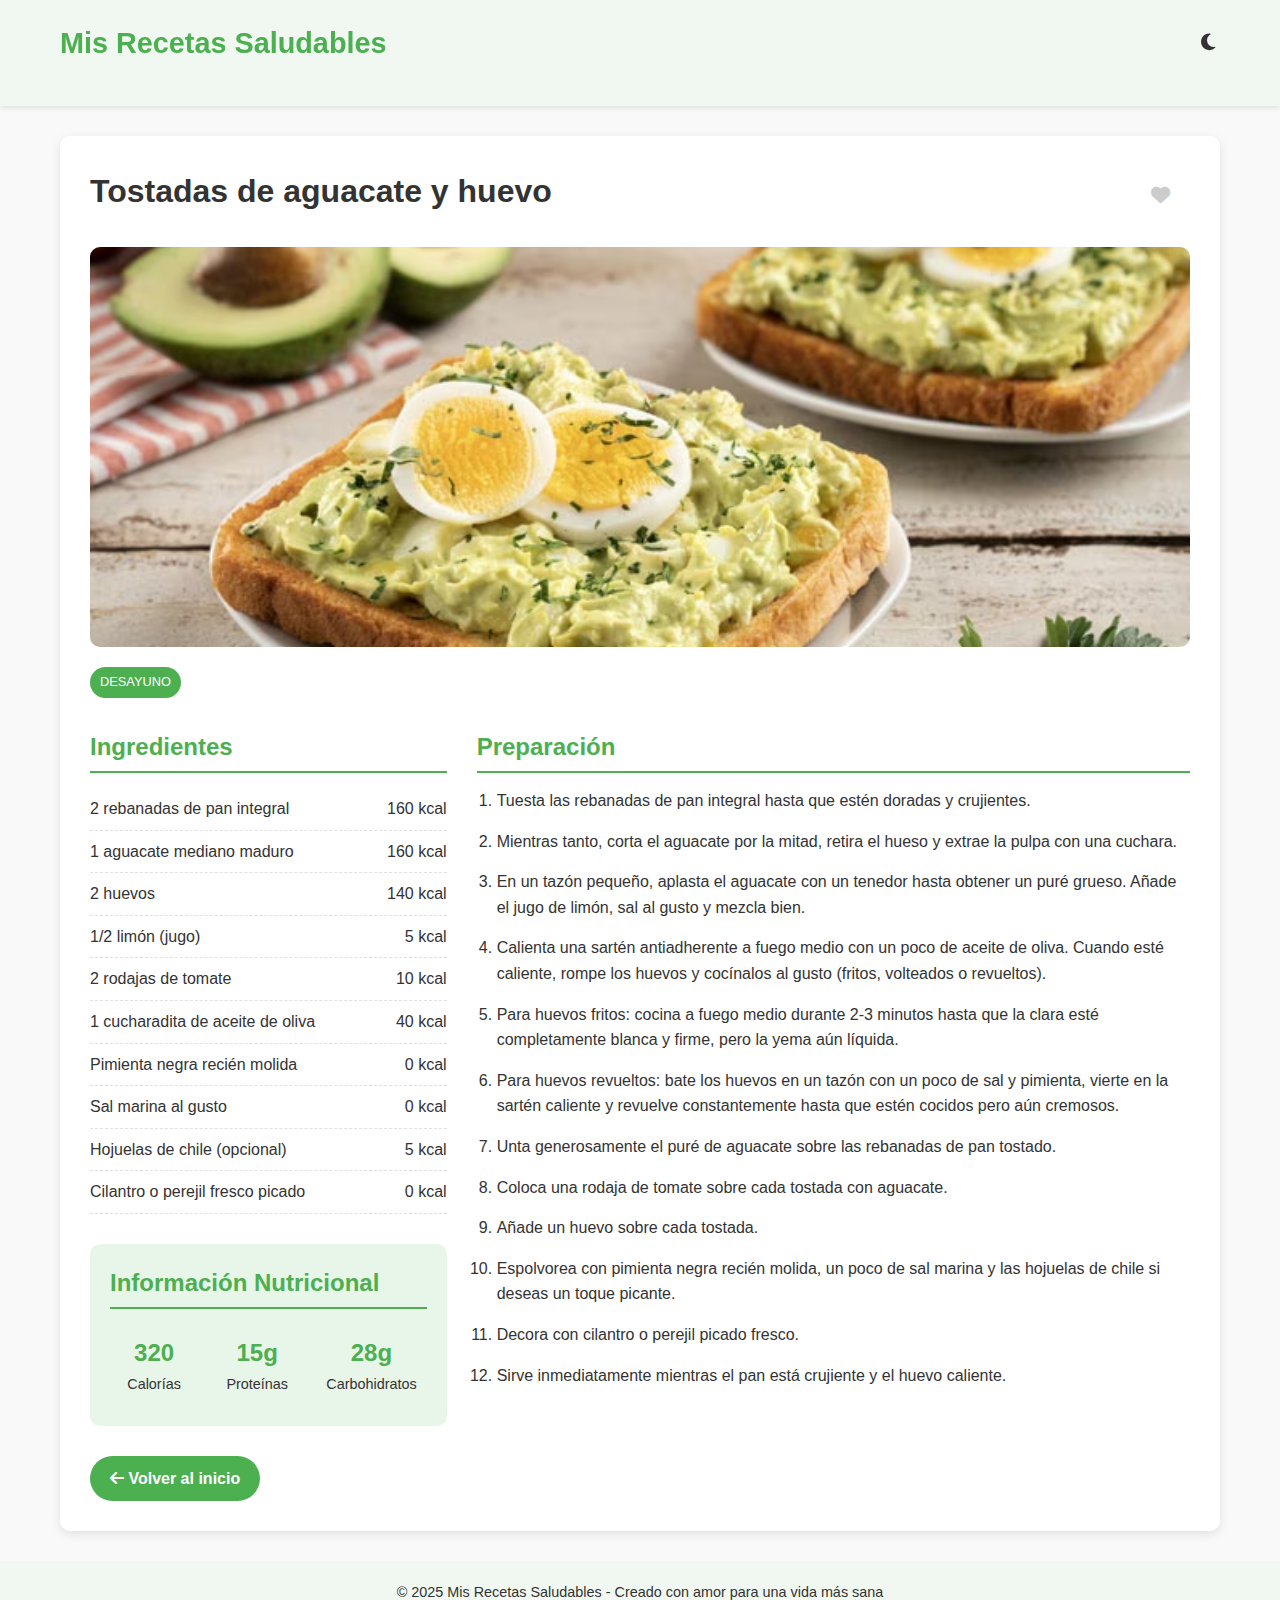
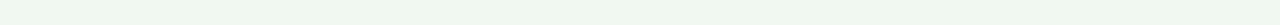
<file: recetas/desayuno-tostadas.html>
<!DOCTYPE html>
<html lang="es">
<head>
    <meta charset="UTF-8">
    <meta name="viewport" content="width=device-width, initial-scale=1.0">
    <title>Tostadas de aguacate y huevo | Mis Recetas Saludables</title>
    <link rel="stylesheet" href="../css/estilos.css">
    <link rel="stylesheet" href="https://cdnjs.cloudflare.com/ajax/libs/font-awesome/6.4.0/css/all.min.css">
</head>
<body>
    <header>
        <div class="container">
            <div class="header-content">
                <h1>Mis Recetas Saludables</h1>
                <button id="theme-toggle" aria-label="Cambiar tema">
                    <i class="fas fa-moon"></i>
                </button>
            </div>
        </div>
    </header>

    <main class="container">
        <div class="recipe-container">
            <div class="recipe-header">
                <h1>Tostadas de aguacate y huevo</h1>
                <div class="recipe-header-actions">
                    <button class="favorite-btn" data-id="desayuno-tostadas">
                        <i class="fas fa-heart"></i>
                    </button>
                </div>
                <img src="../img/desayuno-tostadas.jpg" alt="Tostadas de aguacate y huevo">
                <span class="recipe-tag">Desayuno</span>
            </div>

            <div class="recipe-details">
                <div class="recipe-sidebar">
                    <div class="ingredients-list">
                        <h2>Ingredientes</h2>
                        <ul>
                            <li><span>2 rebanadas de pan integral</span> <span>160 kcal</span></li>
                            <li><span>1 aguacate mediano maduro</span> <span>160 kcal</span></li>
                            <li><span>2 huevos</span> <span>140 kcal</span></li>
                            <li><span>1/2 limón (jugo)</span> <span>5 kcal</span></li>
                            <li><span>2 rodajas de tomate</span> <span>10 kcal</span></li>
                            <li><span>1 cucharadita de aceite de oliva</span> <span>40 kcal</span></li>
                            <li><span>Pimienta negra recién molida</span> <span>0 kcal</span></li>
                            <li><span>Sal marina al gusto</span> <span>0 kcal</span></li>
                            <li><span>Hojuelas de chile (opcional)</span> <span>5 kcal</span></li>
                            <li><span>Cilantro o perejil fresco picado</span> <span>0 kcal</span></li>
                        </ul>
                    </div>

                    <div class="nutrition">
                        <h2>Información Nutricional</h2>
                        <div class="nutrition-grid">
                            <div class="nutrition-item">
                                <div class="value">320</div>
                                <div class="label">Calorías</div>
                            </div>
                            <div class="nutrition-item">
                                <div class="value">15g</div>
                                <div class="label">Proteínas</div>
                            </div>
                            <div class="nutrition-item">
                                <div class="value">28g</div>
                                <div class="label">Carbohidratos</div>
                            </div>
                        </div>
                    </div>
                </div>

                <div class="recipe-content">
                    <div class="instructions">
                        <h2>Preparación</h2>
                        <ol>
                            <li>Tuesta las rebanadas de pan integral hasta que estén doradas y crujientes.</li>
                            <li>Mientras tanto, corta el aguacate por la mitad, retira el hueso y extrae la pulpa con una cuchara.</li>
                            <li>En un tazón pequeño, aplasta el aguacate con un tenedor hasta obtener un puré grueso. Añade el jugo de limón, sal al gusto y mezcla bien.</li>
                            <li>Calienta una sartén antiadherente a fuego medio con un poco de aceite de oliva. Cuando esté caliente, rompe los huevos y cocínalos al gusto (fritos, volteados o revueltos).</li>
                            <li>Para huevos fritos: cocina a fuego medio durante 2-3 minutos hasta que la clara esté completamente blanca y firme, pero la yema aún líquida.</li>
                            <li>Para huevos revueltos: bate los huevos en un tazón con un poco de sal y pimienta, vierte en la sartén caliente y revuelve constantemente hasta que estén cocidos pero aún cremosos.</li>
                            <li>Unta generosamente el puré de aguacate sobre las rebanadas de pan tostado.</li>
                            <li>Coloca una rodaja de tomate sobre cada tostada con aguacate.</li>
                            <li>Añade un huevo sobre cada tostada.</li>
                            <li>Espolvorea con pimienta negra recién molida, un poco de sal marina y las hojuelas de chile si deseas un toque picante.</li>
                            <li>Decora con cilantro o perejil picado fresco.</li>
                            <li>Sirve inmediatamente mientras el pan está crujiente y el huevo caliente.</li>
                        </ol>
                    </div>
                </div>
            </div>

            <a href="../index.html" class="back-btn">
                <i class="fas fa-arrow-left"></i> Volver al inicio
            </a>
        </div>
    </main>

    <footer>
        <div class="container">
            <p>&copy; 2025 Mis Recetas Saludables - Creado con amor para una vida más sana</p>
        </div>
    </footer>

    <script src="../js/main.js"></script>
</body>
</html>
</file>
<file: css/estilos.css>
:root {
    --primary-color: #4CAF50;
    --primary-hover: #388E3C;
    --text-color: #333;
    --background-color: #f9f9f9;
    --card-bg: white;
    --shadow-color: rgba(0,0,0,0.1);
    --header-bg: #f0f8f1;
    --filter-btn-bg: #e8f5e9;
    --filter-btn-active: #4CAF50;
    --filter-btn-text-active: white;
    --border-color: #e0e0e0;
}

/* Tema oscuro */
.dark-theme {
    --primary-color: #66BB6A;
    --primary-hover: #81C784;
    --text-color: #e4e4e4;
    --background-color: #1a1a1a;
    --card-bg: #2c2c2c;
    --shadow-color: rgba(0,0,0,0.3);
    --header-bg: #212121;
    --filter-btn-bg: #333;
    --filter-btn-active: #66BB6A;
    --filter-btn-text-active: #1a1a1a;
    --border-color: #444;
}

.dark-theme .recipe-header .favorite-btn {
    background-color: rgba(45, 45, 45, 0.9);
}

.dark-theme .recipe-header .favorite-btn i {
    color: #666;
}

.dark-theme .recipe-header .favorite-btn.active i {
    color: #ffc107;
}

* {
    margin: 0;
    padding: 0;
    box-sizing: border-box;
}

body {
    font-family: 'Segoe UI', Tahoma, Geneva, Verdana, sans-serif;
    line-height: 1.6;
    color: var(--text-color);
    background-color: var(--background-color);
    transition: background-color 0.3s ease;
}

.container {
    max-width: 1200px;
    margin: 0 auto;
    padding: 0 20px;
}

/* Header */
header {
    background-color: var(--header-bg);
    padding: 20px 0;
    box-shadow: 0 2px 5px var(--shadow-color);
    position: sticky;
    top: 0;
    z-index: 100;
}

.header-content {
    display: flex;
    justify-content: space-between;
    align-items: center;
    margin-bottom: 20px;
}

header h1 {
    font-size: 1.8rem;
    color: var(--primary-color);
}

.search-container {
    display: flex;
    flex-direction: column;
    gap: 15px;
}

#search {
    padding: 10px 15px;
    border: 1px solid var(--border-color);
    border-radius: 50px;
    font-size: 1rem;
    width: 100%;
    background-color: var(--card-bg);
    color: var(--text-color);
}

.filter-buttons {
    display: flex;
    flex-wrap: wrap;
    gap: 10px;
}

.filter-btn {
    padding: 8px 16px;
    background-color: var(--filter-btn-bg);
    border: none;
    border-radius: 50px;
    cursor: pointer;
    font-size: 0.9rem;
    transition: all 0.2s ease;
    color: var(--text-color);
}

.filter-btn.active {
    background-color: var(--filter-btn-active);
    color: var(--filter-btn-text-active);
}

#theme-toggle {
    background: none;
    border: none;
    color: var(--text-color);
    font-size: 1.2rem;
    cursor: pointer;
    padding: 5px;
}

/* Grid de recetas */
.recipes-grid {
    display: grid;
    grid-template-columns: repeat(auto-fill, minmax(280px, 1fr));
    gap: 25px;
    padding: 30px 0;
}

.recipe-card {
    background-color: var(--card-bg);
    border-radius: 10px;
    overflow: hidden;
    box-shadow: 0 3px 10px var(--shadow-color);
    transition: transform 0.3s ease, box-shadow 0.3s ease;
    position: relative;
}

/* Estilos para el botón de favoritos en las tarjetas de recetas */
.recipe-card .favorite-btn i {
    color: #ccc;
    transition: all 0.3s ease;
}

.recipe-card .favorite-btn.active i {
    color: #ffc107; /* Color amarillo */
}

/* Ajuste para modo oscuro */
.dark-theme .recipe-card .favorite-btn i {
    color: #666;
}

.dark-theme .recipe-card .favorite-btn.active i {
    color: #ffc107; /* Mismo amarillo en modo oscuro */
}

.recipe-card:hover {
    transform: translateY(-5px);
    box-shadow: 0 10px 20px var(--shadow-color);
}

.recipe-image {
    height: 180px;
    width: 100%;
    object-fit: cover;
}

.recipe-tag {
    position: absolute;
    top: 15px;
    right: 15px;
    background-color: var(--primary-color);
    color: white;
    padding: 5px 10px;
    border-radius: 50px;
    font-size: 0.8rem;
    text-transform: uppercase;
}

.recipe-info {
    padding: 20px;
}

.recipe-title {
    font-size: 1.2rem;
    margin-bottom: 10px;
    color: var(--text-color);
}

.recipe-card a {
    text-decoration: none;
    color: inherit;
}

.recipe-meta {
    display: flex;
    justify-content: space-between;
}

.recipe-meta span {
    font-size: 0.9rem;
    color: var(--primary-color);
}

.favorite-btn {
    background: none;
    border: none;
    color: #ccc;
    cursor: pointer;
    font-size: 1.2rem;
    transition: color 0.2s ease;
}

.favorite-btn.active {
    color: #FFD700;
}

/* Página de receta */
.recipe-container {
    background-color: var(--card-bg);
    border-radius: 10px;
    padding: 30px;
    margin: 30px 0;
    box-shadow: 0 3px 10px var(--shadow-color);
}

.recipe-header {
    display: flex;
    flex-direction: column;
    gap: 20px;
    margin-bottom: 30px;
    position: relative;
}

.recipe-header-actions {
    position: absolute;
    top: 10px;
    right: 10px;
    z-index: 10;
}

.recipe-header .favorite-btn {
    width: 40px;
    height: 40px;
    border-radius: 50%;
    background-color: rgba(255, 255, 255, 0.9);
    border: none;
    display: flex;
    align-items: center;
    justify-content: center;
    cursor: pointer;
    transition: all 0.3s ease;
    box-shadow: none;
}

.recipe-header .favorite-btn i {
    color: #ccc;
    font-size: 1.2rem;
    transition: all 0.3s ease;
}

.recipe-header .favorite-btn.active i {
    color: #ffc107;
}

.recipe-header .favorite-btn:hover {
    transform: scale(1.1);
}

.recipe-header h1 {
    font-size: 2rem;
    margin-bottom: 10px;
}

.recipe-header img {
    width: 100%;
    max-height: 400px;
    object-fit: cover;
    border-radius: 10px;
}

.recipe-header .recipe-tag {
    position: static;
    align-self: flex-start;
}

.recipe-details {
    display: grid;
    grid-template-columns: 1fr 2fr;
    gap: 30px;
}

.recipe-sidebar {
    order: 1;
}

.recipe-content {
    order: 2;
}

.ingredients-list {
    margin-bottom: 30px;
}

.ingredients-list h2, .instructions h2, .nutrition h2 {
    font-size: 1.5rem;
    margin-bottom: 15px;
    color: var(--primary-color);
    border-bottom: 2px solid var(--primary-color);
    padding-bottom: 5px;
}

.ingredients-list ul {
    list-style-type: none;
}

.ingredients-list li {
    padding: 8px 0;
    border-bottom: 1px dashed var(--border-color);
    display: flex;
    justify-content: space-between;
}

.instructions ol {
    padding-left: 20px;
}

.instructions li {
    margin-bottom: 15px;
}

.nutrition {
    background-color: var(--filter-btn-bg);
    border-radius: 10px;
    padding: 20px;
    margin-top: 30px;
}

.nutrition-grid {
    display: grid;
    grid-template-columns: repeat(3, 1fr);
    gap: 15px;
    text-align: center;
}

.nutrition-item {
    padding: 10px;
}

.nutrition-item .value {
    font-size: 1.5rem;
    font-weight: bold;
    color: var(--primary-color);
}

.nutrition-item .label {
    font-size: 0.9rem;
}

.back-btn {
    display: inline-block;
    margin-top: 30px;
    background-color: var(--primary-color);
    color: white;
    padding: 10px 20px;
    border-radius: 50px;
    text-decoration: none;
    font-weight: bold;
    transition: background-color 0.2s ease;
}

.back-btn:hover {
    background-color: var(--primary-hover);
}

/* Estilos para el botón de filtro de favoritos */
.favorites-filter {
    display: flex;
    align-items: center;
    gap: 5px;
}

.favorites-filter i {
    color: #ffc107;
    font-size: 0.9rem;
}

/* Ajustes para modo oscuro */
.dark-theme .favorites-filter i {
    color: #ffc107;
}

/* Estilos para cuando no hay favoritos */
.no-favorites-message {
    grid-column: 1 / -1;
    text-align: center;
    padding: 40px 20px;
    background-color: #f9f9f9;
    border-radius: 8px;
    margin: 20px 0;
}

.dark-theme .no-favorites-message {
    background-color: #2d2d2d;
    color: #e0e0e0;
}

/* Actualizar el color del corazón roto en el mensaje de no favoritos */
.no-favorites-message i.fa-heart-broken {
    color: #ffc107;
}

/* Footer */
footer {
    background-color: var(--header-bg);
    padding: 20px 0;
    text-align: center;
    font-size: 0.9rem;
}

/* Responsividad */
@media (max-width: 768px) {
    .recipe-details {
        grid-template-columns: 1fr;
    }
    
    .recipe-sidebar {
        order: 2;
    }
    
    .recipe-content {
        order: 1;
    }
    
    .header-content h1 {
        font-size: 1.5rem;
    }
    
    .filter-buttons {
        justify-content: center;
    }
    
    .nutrition-grid {
        grid-template-columns: repeat(2, 1fr);
    }
}

@media (max-width: 480px) {
    .nutrition-grid {
        grid-template-columns: 1fr;
    }
    
    .recipe-container {
        padding: 20px;
    }
    
    .header-content {
        flex-direction: column;
        gap: 10px;
        text-align: center;
    }
    
    #theme-toggle {
        position: absolute;
        top: 20px;
        right: 20px;
    }
}
</file>
